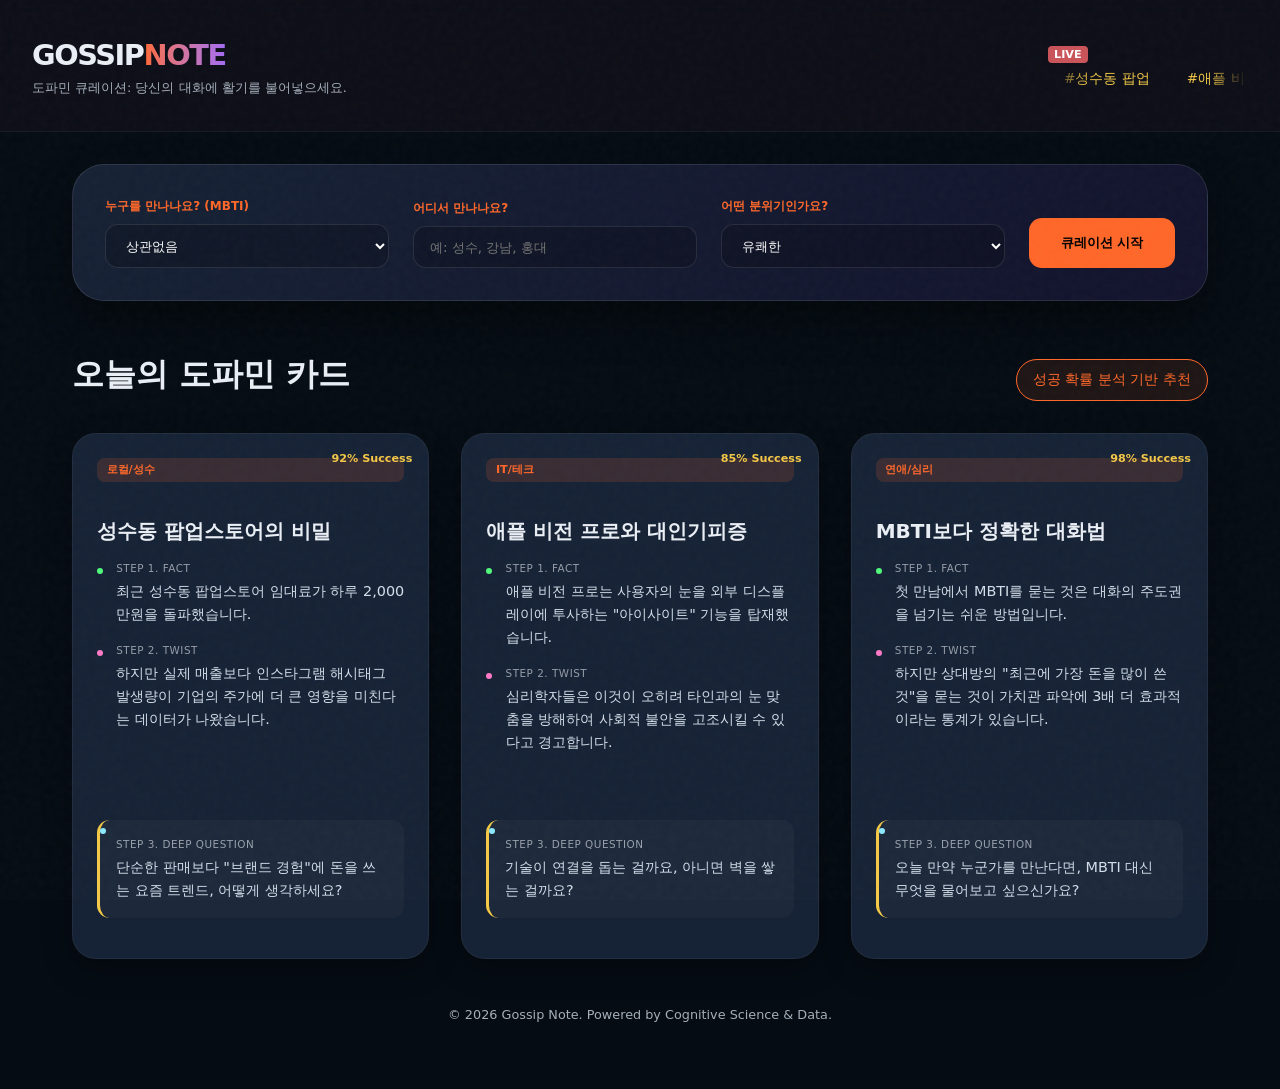
<file: public/index.html>
<!DOCTYPE html>
<html lang="ko">
<head>
    <meta charset="UTF-8">
    <meta name="viewport" content="width=device-width, initial-scale=1.0">
    <title>Gossip Note | 가십노트 - 아이스브레이킹 5분 치트키</title>
    <link rel="stylesheet" href="style.css">
    <link rel="icon" href="data:image/svg+xml,<svg xmlns=%22http://www.w3.org/2000/svg%22 viewBox=%220 0 100 100%22><text y=%22.9em%22 font-size=%2290%22>🔥</text></svg>">
</head>
<body>
    <div class="noise-overlay"></div>
    
    <header class="app-header">
        <div class="logo">
            <h1>GOSSIP<span>NOTE</span></h1>
            <p class="tagline">도파민 큐레이션: 당신의 대화에 활기를 불어넣으세요.</p>
        </div>
        <div class="header-actions">
            <span class="live-indicator">LIVE</span>
            <div id="hot-keywords" class="ticker-wrap">
                <div class="ticker">
                    <span class="ticker-item">#성수동 팝업</span>
                    <span class="ticker-item">#애플 비전 프로</span>
                    <span class="ticker-item">#MBTI E타입 공략</span>
                    <span class="ticker-item">#요즘 뜨는 전시</span>
                </div>
            </div>
        </div>
    </header>

    <main class="app-container">
        <!-- TPO Filter Section -->
        <section class="filter-section" id="tpo-filter-container">
            <tpo-filter></tpo-filter>
        </section>

        <!-- Gossip Feed Section -->
        <section class="feed-section">
            <div class="feed-header">
                <h2>오늘의 도파민 카드</h2>
                <div class="feed-stats">성공 확률 분석 기반 추천</div>
            </div>
            <div id="gossip-feed" class="gossip-grid">
                <!-- Gossip cards will be injected here via JS -->
            </div>
        </section>
    </main>

    <footer class="app-footer">
        <p>&copy; 2026 Gossip Note. Powered by Cognitive Science & Data.</p>
    </footer>

    <script type="module" src="main.js"></script>
</body>
</html>
</file>
<file: public/style.css>
@import url('https://fonts.googleapis.com/css2?family=Pretendard:wght@100..900&family=Montserrat:wght@700;900&display=swap');

:root {
    /* Modern OKLCH Colors */
    --bg-color: oklch(15% 0.02 250);
    --card-bg: oklch(20% 0.03 260);
    --primary: oklch(70% 0.2 40); /* Vibrant Orange/Coral */
    --secondary: oklch(65% 0.2 300); /* Vibrant Purple/Violet */
    --accent: oklch(85% 0.15 90); /* Soft Yellow Glow */
    --text-main: oklch(95% 0.01 250);
    --text-muted: oklch(75% 0.02 250);
    --danger: oklch(60% 0.15 20);
    
    --font-sans: 'Pretendard', -apple-system, BlinkMacSystemFont, system-ui, sans-serif;
    --transition-smooth: all 0.4s cubic-bezier(0.23, 1, 0.32, 1);
}

* {
    margin: 0;
    padding: 0;
    box-sizing: border-box;
}

body {
    background-color: var(--bg-color);
    color: var(--text-main);
    font-family: var(--font-sans);
    line-height: 1.6;
    overflow-x: hidden;
    min-height: 100vh;
}

/* Texture Overlay */
.noise-overlay {
    position: fixed;
    top: 0;
    left: 0;
    width: 100%;
    height: 100%;
    pointer-events: none;
    z-index: 9999;
    opacity: 0.03;
    background-image: url("data:image/svg+xml,%3Csvg viewBox='0 0 200 200' xmlns='http://www.w3.org/2000/svg'%3E%3Cfilter id='noiseFilter'%3E%3CfeTurbulence type='fractalNoise' baseFrequency='0.65' numOctaves='3' stitchTiles='stitch'/%3E%3C/filter%3E%3Crect width='100%25' height='100%25' filter='url(%23noiseFilter)'/%3E%3C/svg%3E");
}

/* Header Styling */
.app-header {
    padding: 2rem;
    display: flex;
    justify-content: space-between;
    align-items: center;
    border-bottom: 1px solid rgba(255, 255, 255, 0.05);
    background: rgba(15, 15, 25, 0.8);
    backdrop-filter: blur(10px);
    position: sticky;
    top: 0;
    z-index: 100;
}

.logo h1 {
    font-size: 1.8rem;
    font-weight: 900;
    letter-spacing: -0.05em;
    color: var(--text-main);
}

.logo h1 span {
    color: var(--primary);
    background: linear-gradient(to right, var(--primary), var(--secondary));
    -webkit-background-clip: text;
    -webkit-text-fill-color: transparent;
}

.tagline {
    font-size: 0.8rem;
    color: var(--text-muted);
}

.live-indicator {
    background: var(--danger);
    color: white;
    font-size: 0.7rem;
    padding: 2px 6px;
    border-radius: 4px;
    font-weight: bold;
    margin-right: 1rem;
    animation: pulse 1.5s infinite;
}

@keyframes pulse {
    0% { opacity: 1; }
    50% { opacity: 0.5; }
    100% { opacity: 1; }
}

/* Ticker Logic */
.ticker-wrap {
    overflow: hidden;
    white-space: nowrap;
    width: 200px;
    mask-image: linear-gradient(to right, transparent, black 20%, black 80%, transparent);
}

.ticker {
    display: inline-block;
    animation: ticker 15s linear infinite;
}

.ticker-item {
    display: inline-block;
    padding: 0 1rem;
    font-size: 0.85rem;
    color: var(--accent);
    font-weight: 500;
}

@keyframes ticker {
    0% { transform: translateX(100%); }
    100% { transform: translateX(-100%); }
}

/* Main Container */
.app-container {
    max-width: 1200px;
    margin: 0 auto;
    padding: 2rem;
}

/* Feed Section */
.feed-header {
    display: flex;
    justify-content: space-between;
    align-items: flex-end;
    margin-bottom: 2rem;
}

.feed-header h2 {
    font-size: 2rem;
    font-weight: 800;
}

.feed-stats {
    font-size: 0.9rem;
    color: var(--primary);
    background: oklch(70% 0.2 40 / 0.1);
    padding: 0.5rem 1rem;
    border-radius: 2rem;
    border: 1px solid var(--primary);
}

.gossip-grid {
    display: grid;
    grid-template-columns: repeat(auto-fill, minmax(350px, 1fr));
    gap: 2rem;
}

/* Custom Element Placeholder Styles */
tpo-filter {
    display: block;
    margin-bottom: 3rem;
}

/* Footer */
.app-footer {
    text-align: center;
    padding: 4rem 2rem;
    color: var(--text-muted);
    font-size: 0.8rem;
}

/* Responsive Adjustments */
@media (max-width: 768px) {
    .app-header {
        flex-direction: column;
        gap: 1rem;
        text-align: center;
    }
    .ticker-wrap {
        width: 100%;
    }
    .gossip-grid {
        grid-template-columns: 1fr;
    }
}
</file>
